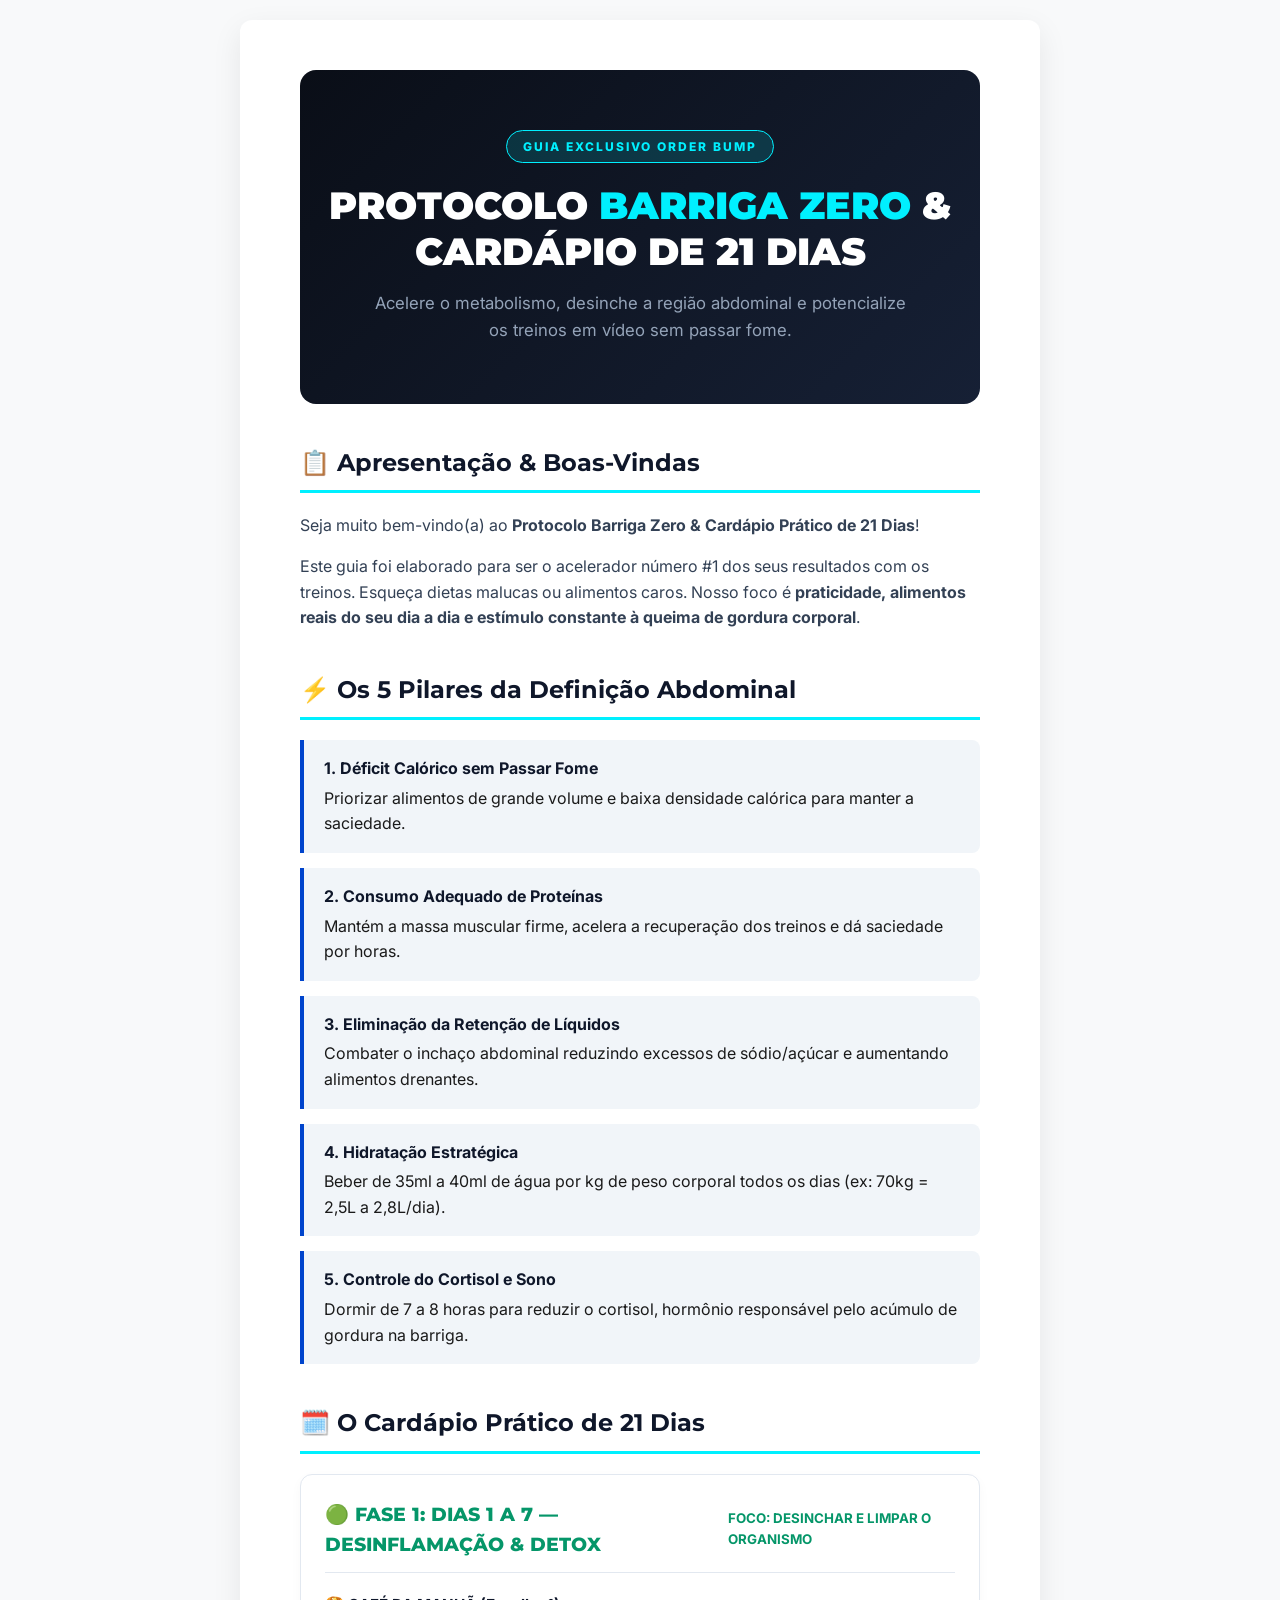
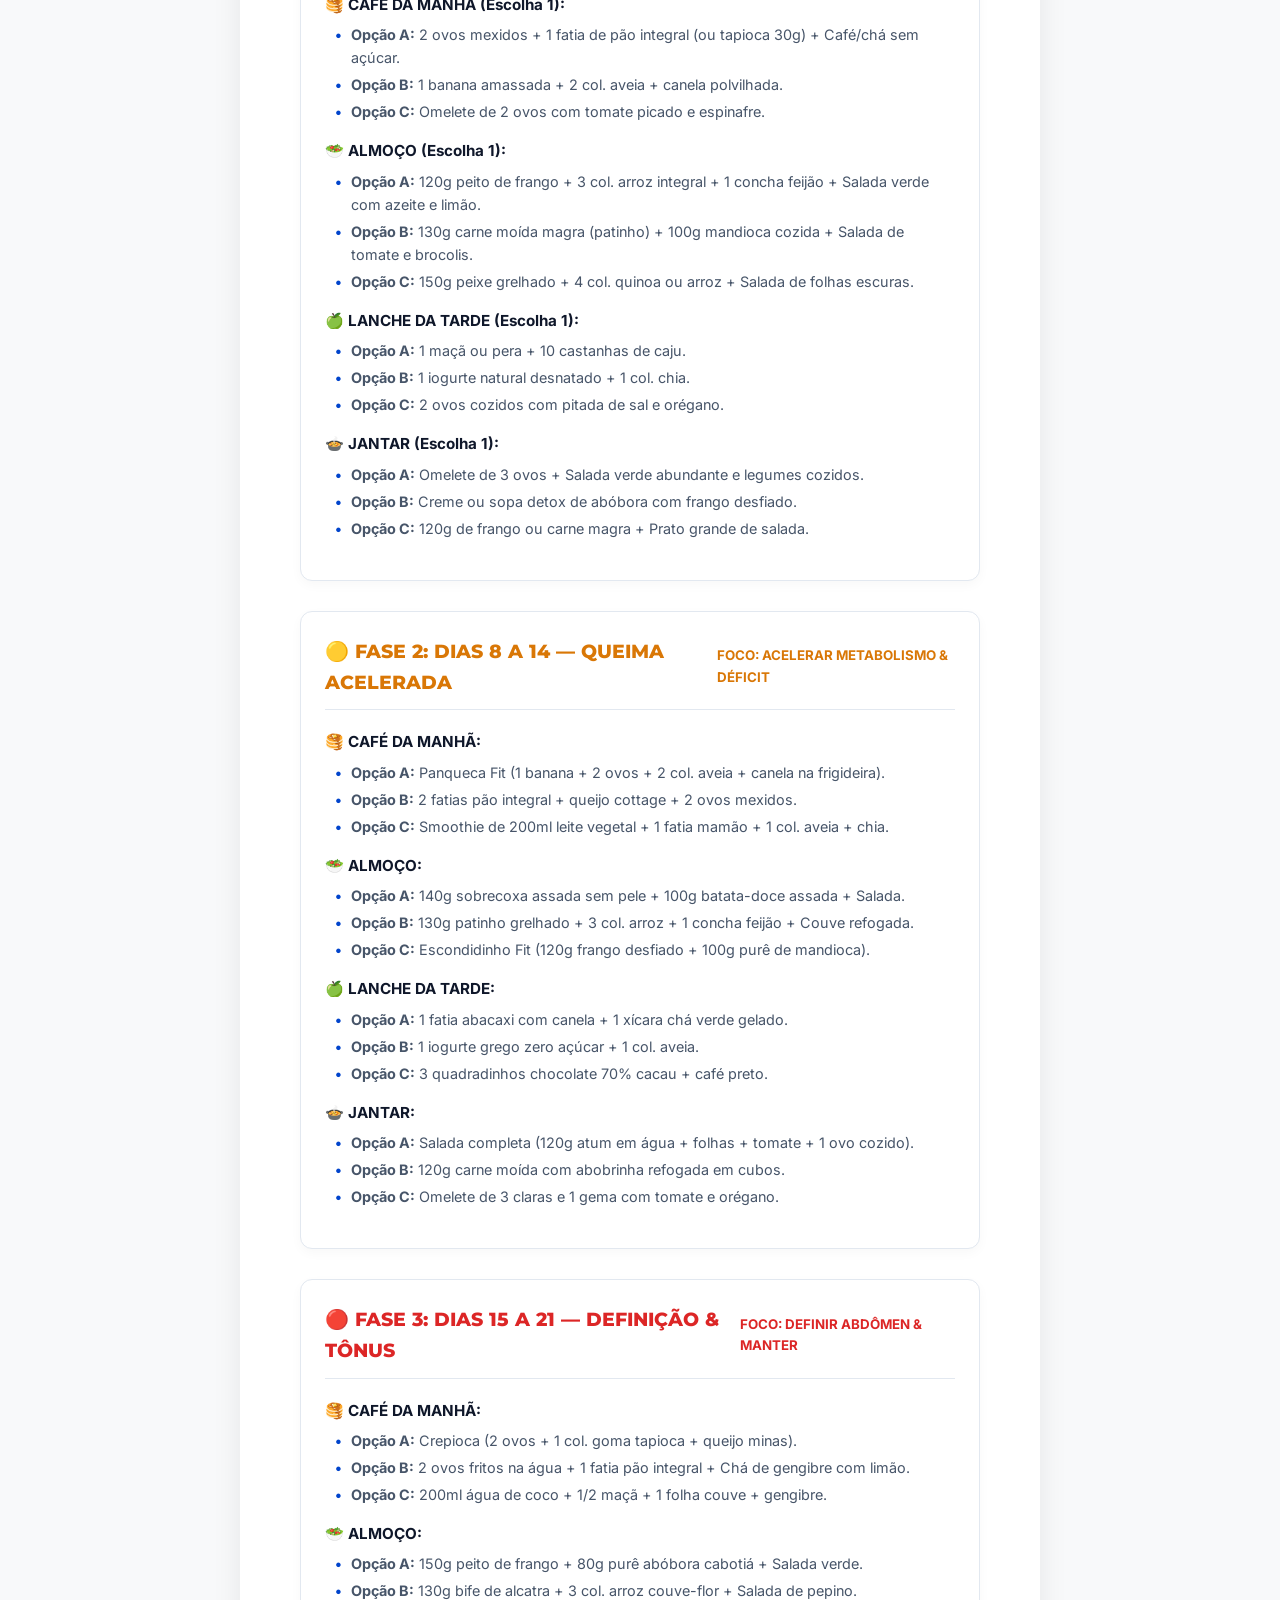
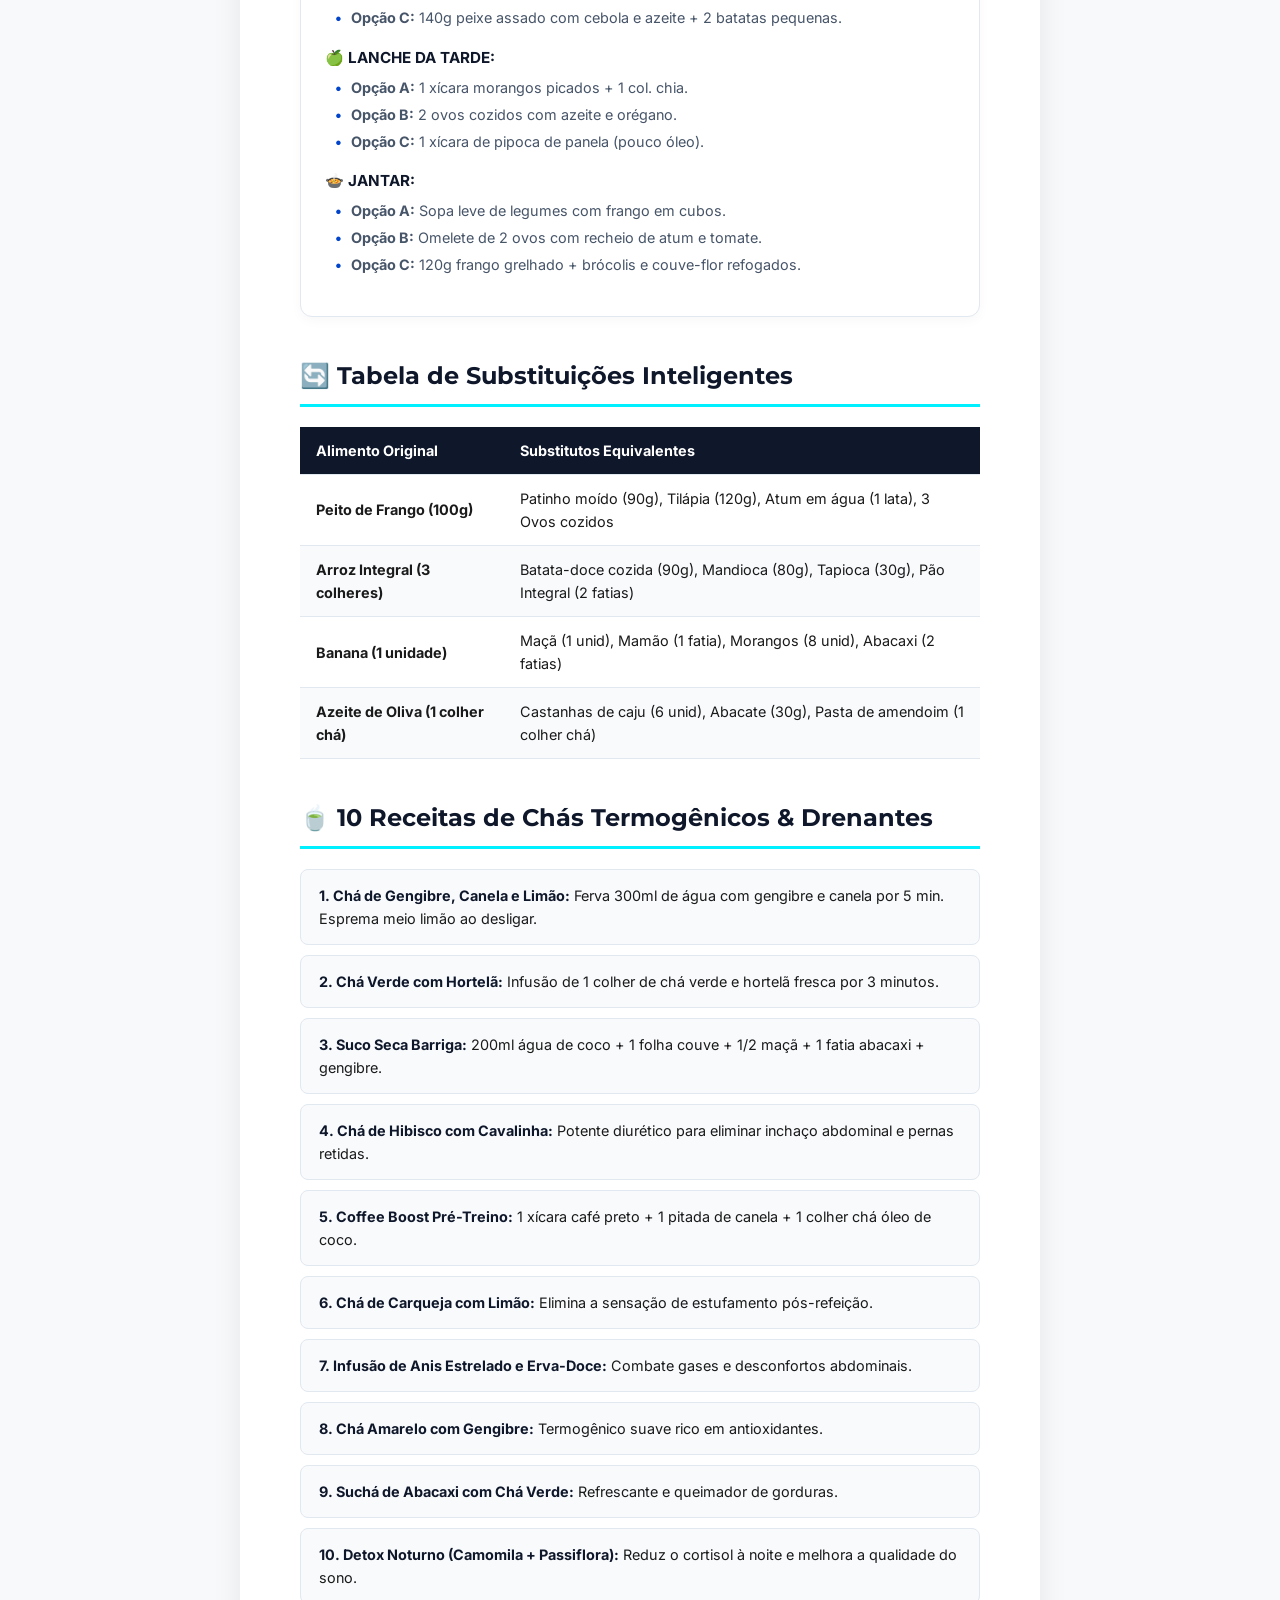
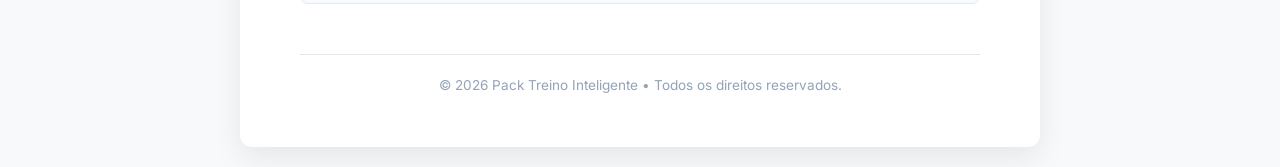
<file: assets/protocolo_barriga_zero_21_dias.html>
<!DOCTYPE html>
<html lang="pt-BR">
<head>
    <meta charset="UTF-8">
    <meta name="viewport" content="width=device-width, initial-scale=1.0">
    <title>Protocolo Barriga Zero & Cardápio Prático de 21 Dias</title>
    <link rel="preconnect" href="https://fonts.googleapis.com">
    <link rel="preconnect" href="https://fonts.gstatic.com" crossorigin>
    <link href="https://fonts.googleapis.com/css2?family=Inter:wght@400;500;600;700;800&family=Montserrat:wght@700;800;900&display=swap" rel="stylesheet">
    <style>
        :root {
            --primary: #00F0FF;
            --primary-dark: #0044CC;
            --bg-dark: #0A0E17;
            --card-bg: #111726;
            --text-main: #222222;
            --text-muted: #666666;
            --accent-green: #00E676;
            --accent-gold: #FFB300;
        }

        * {
            box-sizing: border-box;
            margin: 0;
            padding: 0;
        }

        body {
            font-family: 'Inter', sans-serif;
            color: #1a1a1a;
            background-color: #f8f9fa;
            line-height: 1.6;
            padding: 20px;
        }

        .ebook-container {
            max-width: 800px;
            margin: 0 auto;
            background: #ffffff;
            padding: 50px 60px;
            border-radius: 12px;
            box-shadow: 0 10px 30px rgba(0,0,0,0.08);
        }

        /* CAPA */
        .cover {
            text-align: center;
            padding: 60px 20px;
            background: linear-gradient(135deg, #0A0E17 0%, #162035 100%);
            color: #ffffff;
            border-radius: 16px;
            margin-bottom: 40px;
            position: relative;
            overflow: hidden;
        }

        .cover-badge {
            display: inline-block;
            background: rgba(0, 240, 255, 0.15);
            color: #00F0FF;
            border: 1px solid #00F0FF;
            font-size: 12px;
            font-weight: 800;
            letter-spacing: 2px;
            padding: 6px 16px;
            border-radius: 20px;
            text-transform: uppercase;
            margin-bottom: 20px;
        }

        .cover h1 {
            font-family: 'Montserrat', sans-serif;
            font-size: 2.4rem;
            font-weight: 900;
            line-height: 1.2;
            margin-bottom: 15px;
            color: #ffffff;
        }

        .cover h1 span {
            color: #00F0FF;
        }

        .cover p {
            font-size: 1.05rem;
            color: #94A3B8;
            max-width: 550px;
            margin: 0 auto;
        }

        /* SEÇÕES */
        h2 {
            font-family: 'Montserrat', sans-serif;
            font-size: 1.5rem;
            color: #0F172A;
            border-bottom: 3px solid #00F0FF;
            padding-bottom: 8px;
            margin-top: 40px;
            margin-bottom: 20px;
            display: flex;
            align-items: center;
            gap: 10px;
        }

        h3 {
            font-size: 1.2rem;
            color: #1E293B;
            margin-top: 25px;
            margin-bottom: 12px;
        }

        p {
            margin-bottom: 15px;
            color: #334155;
        }

        /* LISTAS E PILARES */
        .pilares-grid {
            display: grid;
            grid-template-columns: 1fr;
            gap: 15px;
            margin: 20px 0;
        }

        .pilar-card {
            background: #F1F5F9;
            border-left: 4px solid #0044CC;
            padding: 16px 20px;
            border-radius: 0 8px 8px 0;
        }

        .pilar-card strong {
            color: #0F172A;
            display: block;
            margin-bottom: 4px;
            font-size: 1rem;
        }

        /* FASES DO CARDÁPIO */
        .fase-box {
            background: #FFFFFF;
            border: 1px solid #E2E8F0;
            border-radius: 12px;
            padding: 24px;
            margin-bottom: 30px;
            box-shadow: 0 4px 12px rgba(0,0,0,0.03);
        }

        .fase-header {
            display: flex;
            align-items: center;
            justify-content: space-between;
            padding-bottom: 12px;
            border-bottom: 1px solid #E2E8F0;
            margin-bottom: 20px;
        }

        .fase-title {
            font-family: 'Montserrat', sans-serif;
            font-size: 1.2rem;
            font-weight: 800;
        }

        .fase-1 .fase-title { color: #059669; }
        .fase-2 .fase-title { color: #D97706; }
        .fase-3 .fase-title { color: #DC2626; }

        .refeicao-item {
            margin-bottom: 16px;
        }

        .refeicao-nome {
            font-weight: 700;
            font-size: 0.95rem;
            color: #0F172A;
            margin-bottom: 6px;
            display: flex;
            align-items: center;
            gap: 6px;
        }

        .refeicao-item ul {
            list-style: none;
            padding-left: 10px;
        }

        .refeicao-item li {
            font-size: 0.9rem;
            color: #475569;
            margin-bottom: 4px;
            position: relative;
            padding-left: 16px;
        }

        .refeicao-item li::before {
            content: "•";
            color: #0044CC;
            font-weight: bold;
            position: absolute;
            left: 0;
        }

        /* TABELA DE SUBSTITUIÇÕES */
        table {
            width: 100%;
            border-collapse: collapse;
            margin: 20px 0;
            font-size: 0.9rem;
        }

        th, td {
            padding: 12px 16px;
            text-align: left;
            border-bottom: 1px solid #E2E8F0;
        }

        th {
            background-color: #0F172A;
            color: #ffffff;
            font-weight: 700;
        }

        tr:nth-child(even) {
            background-color: #F8FAFC;
        }

        /* RECEITAS & CHÁS */
        .receita-card {
            background: #F8FAFC;
            border: 1px solid #E2E8F0;
            border-radius: 8px;
            padding: 14px 18px;
            margin-bottom: 10px;
            font-size: 0.9rem;
        }

        .receita-card strong {
            color: #0F172A;
        }

        /* FOOTER E IMPRESSÃO */
        .ebook-footer {
            margin-top: 50px;
            padding-top: 20px;
            border-top: 1px solid #E2E8F0;
            text-align: center;
            font-size: 0.85rem;
            color: #94A3B8;
        }

        @media print {
            body {
                background-color: #ffffff;
                padding: 0;
            }
            .ebook-container {
                box-shadow: none;
                padding: 20px;
            }
            .fase-box, .receita-card {
                page-break-inside: avoid;
            }
        }
    </style>
</head>
<body>

    <div class="ebook-container">
        
        <!-- CAPA -->
        <div class="cover">
            <span class="cover-badge">GUIA EXCLUSIVO ORDER BUMP</span>
            <h1>PROTOCOLO <span>BARRIGA ZERO</span> & CARDÁPIO DE 21 DIAS</h1>
            <p>Acelere o metabolismo, desinche a região abdominal e potencialize os treinos em vídeo sem passar fome.</p>
        </div>

        <!-- INTRODUÇÃO -->
        <h2>📋 Apresentação & Boas-Vindas</h2>
        <p>Seja muito bem-vindo(a) ao <strong>Protocolo Barriga Zero & Cardápio Prático de 21 Dias</strong>!</p>
        <p>Este guia foi elaborado para ser o acelerador número #1 dos seus resultados com os treinos. Esqueça dietas malucas ou alimentos caros. Nosso foco é <strong>praticidade, alimentos reais do seu dia a dia e estímulo constante à queima de gordura corporal</strong>.</p>

        <!-- PILARES -->
        <h2>⚡ Os 5 Pilares da Definição Abdominal</h2>
        <div class="pilares-grid">
            <div class="pilar-card">
                <strong>1. Déficit Calórico sem Passar Fome</strong>
                Priorizar alimentos de grande volume e baixa densidade calórica para manter a saciedade.
            </div>
            <div class="pilar-card">
                <strong>2. Consumo Adequado de Proteínas</strong>
                Mantém a massa muscular firme, acelera a recuperação dos treinos e dá saciedade por horas.
            </div>
            <div class="pilar-card">
                <strong>3. Eliminação da Retenção de Líquidos</strong>
                Combater o inchaço abdominal reduzindo excessos de sódio/açúcar e aumentando alimentos drenantes.
            </div>
            <div class="pilar-card">
                <strong>4. Hidratação Estratégica</strong>
                Beber de 35ml a 40ml de água por kg de peso corporal todos os dias (ex: 70kg = 2,5L a 2,8L/dia).
            </div>
            <div class="pilar-card">
                <strong>5. Controle do Cortisol e Sono</strong>
                Dormir de 7 a 8 horas para reduzir o cortisol, hormônio responsável pelo acúmulo de gordura na barriga.
            </div>
        </div>

        <!-- CARDÁPIO DE 21 DIAS -->
        <h2>🗓️ O Cardápio Prático de 21 Dias</h2>

        <!-- FASE 1 -->
        <div class="fase-box fase-1">
            <div class="fase-header">
                <div class="fase-title">🟢 FASE 1: DIAS 1 A 7 — DESINFLAMAÇÃO & DETOX</div>
                <small style="color:#059669; font-weight:700;">FOCO: DESINCHAR E LIMPAR O ORGANISMO</small>
            </div>

            <div class="refeicao-item">
                <div class="refeicao-nome">🥞 CAFÉ DA MANHÃ (Escolha 1):</div>
                <ul>
                    <li><strong>Opção A:</strong> 2 ovos mexidos + 1 fatia de pão integral (ou tapioca 30g) + Café/chá sem açúcar.</li>
                    <li><strong>Opção B:</strong> 1 banana amassada + 2 col. aveia + canela polvilhada.</li>
                    <li><strong>Opção C:</strong> Omelete de 2 ovos com tomate picado e espinafre.</li>
                </ul>
            </div>

            <div class="refeicao-item">
                <div class="refeicao-nome">🥗 ALMOÇO (Escolha 1):</div>
                <ul>
                    <li><strong>Opção A:</strong> 120g peito de frango + 3 col. arroz integral + 1 concha feijão + Salada verde com azeite e limão.</li>
                    <li><strong>Opção B:</strong> 130g carne moída magra (patinho) + 100g mandioca cozida + Salada de tomate e brocolis.</li>
                    <li><strong>Opção C:</strong> 150g peixe grelhado + 4 col. quinoa ou arroz + Salada de folhas escuras.</li>
                </ul>
            </div>

            <div class="refeicao-item">
                <div class="refeicao-nome">🍏 LANCHE DA TARDE (Escolha 1):</div>
                <ul>
                    <li><strong>Opção A:</strong> 1 maçã ou pera + 10 castanhas de caju.</li>
                    <li><strong>Opção B:</strong> 1 iogurte natural desnatado + 1 col. chia.</li>
                    <li><strong>Opção C:</strong> 2 ovos cozidos com pitada de sal e orégano.</li>
                </ul>
            </div>

            <div class="refeicao-item">
                <div class="refeicao-nome">🍲 JANTAR (Escolha 1):</div>
                <ul>
                    <li><strong>Opção A:</strong> Omelete de 3 ovos + Salada verde abundante e legumes cozidos.</li>
                    <li><strong>Opção B:</strong> Creme ou sopa detox de abóbora com frango desfiado.</li>
                    <li><strong>Opção C:</strong> 120g de frango ou carne magra + Prato grande de salada.</li>
                </ul>
            </div>
        </div>

        <!-- FASE 2 -->
        <div class="fase-box fase-2">
            <div class="fase-header">
                <div class="fase-title">🟡 FASE 2: DIAS 8 A 14 — QUEIMA ACELERADA</div>
                <small style="color:#D97706; font-weight:700;">FOCO: ACELERAR METABOLISMO & DÉFICIT</small>
            </div>

            <div class="refeicao-item">
                <div class="refeicao-nome">🥞 CAFÉ DA MANHÃ:</div>
                <ul>
                    <li><strong>Opção A:</strong> Panqueca Fit (1 banana + 2 ovos + 2 col. aveia + canela na frigideira).</li>
                    <li><strong>Opção B:</strong> 2 fatias pão integral + queijo cottage + 2 ovos mexidos.</li>
                    <li><strong>Opção C:</strong> Smoothie de 200ml leite vegetal + 1 fatia mamão + 1 col. aveia + chia.</li>
                </ul>
            </div>

            <div class="refeicao-item">
                <div class="refeicao-nome">🥗 ALMOÇO:</div>
                <ul>
                    <li><strong>Opção A:</strong> 140g sobrecoxa assada sem pele + 100g batata-doce assada + Salada.</li>
                    <li><strong>Opção B:</strong> 130g patinho grelhado + 3 col. arroz + 1 concha feijão + Couve refogada.</li>
                    <li><strong>Opção C:</strong> Escondidinho Fit (120g frango desfiado + 100g purê de mandioca).</li>
                </ul>
            </div>

            <div class="refeicao-item">
                <div class="refeicao-nome">🍏 LANCHE DA TARDE:</div>
                <ul>
                    <li><strong>Opção A:</strong> 1 fatia abacaxi com canela + 1 xícara chá verde gelado.</li>
                    <li><strong>Opção B:</strong> 1 iogurte grego zero açúcar + 1 col. aveia.</li>
                    <li><strong>Opção C:</strong> 3 quadradinhos chocolate 70% cacau + café preto.</li>
                </ul>
            </div>

            <div class="refeicao-item">
                <div class="refeicao-nome">🍲 JANTAR:</div>
                <ul>
                    <li><strong>Opção A:</strong> Salada completa (120g atum em água + folhas + tomate + 1 ovo cozido).</li>
                    <li><strong>Opção B:</strong> 120g carne moída com abobrinha refogada em cubos.</li>
                    <li><strong>Opção C:</strong> Omelete de 3 claras e 1 gema com tomate e orégano.</li>
                </ul>
            </div>
        </div>

        <!-- FASE 3 -->
        <div class="fase-box fase-3">
            <div class="fase-header">
                <div class="fase-title">🔴 FASE 3: DIAS 15 A 21 — DEFINIÇÃO & TÔNUS</div>
                <small style="color:#DC2626; font-weight:700;">FOCO: DEFINIR ABDÔMEN & MANTER</small>
            </div>

            <div class="refeicao-item">
                <div class="refeicao-nome">🥞 CAFÉ DA MANHÃ:</div>
                <ul>
                    <li><strong>Opção A:</strong> Crepioca (2 ovos + 1 col. goma tapioca + queijo minas).</li>
                    <li><strong>Opção B:</strong> 2 ovos fritos na água + 1 fatia pão integral + Chá de gengibre com limão.</li>
                    <li><strong>Opção C:</strong> 200ml água de coco + 1/2 maçã + 1 folha couve + gengibre.</li>
                </ul>
            </div>

            <div class="refeicao-item">
                <div class="refeicao-nome">🥗 ALMOÇO:</div>
                <ul>
                    <li><strong>Opção A:</strong> 150g peito de frango + 80g purê abóbora cabotiá + Salada verde.</li>
                    <li><strong>Opção B:</strong> 130g bife de alcatra + 3 col. arroz couve-flor + Salada de pepino.</li>
                    <li><strong>Opção C:</strong> 140g peixe assado com cebola e azeite + 2 batatas pequenas.</li>
                </ul>
            </div>

            <div class="refeicao-item">
                <div class="refeicao-nome">🍏 LANCHE DA TARDE:</div>
                <ul>
                    <li><strong>Opção A:</strong> 1 xícara morangos picados + 1 col. chia.</li>
                    <li><strong>Opção B:</strong> 2 ovos cozidos com azeite e orégano.</li>
                    <li><strong>Opção C:</strong> 1 xícara de pipoca de panela (pouco óleo).</li>
                </ul>
            </div>

            <div class="refeicao-item">
                <div class="refeicao-nome">🍲 JANTAR:</div>
                <ul>
                    <li><strong>Opção A:</strong> Sopa leve de legumes com frango em cubos.</li>
                    <li><strong>Opção B:</strong> Omelete de 2 ovos com recheio de atum e tomate.</li>
                    <li><strong>Opção C:</strong> 120g frango grelhado + brócolis e couve-flor refogados.</li>
                </ul>
            </div>
        </div>

        <!-- TABELA DE SUBSTITUIÇÕES -->
        <h2>🔄 Tabela de Substituições Inteligentes</h2>
        <table>
            <thead>
                <tr>
                    <th>Alimento Original</th>
                    <th>Substitutos Equivalentes</th>
                </tr>
            </thead>
            <tbody>
                <tr>
                    <td><strong>Peito de Frango (100g)</strong></td>
                    <td>Patinho moído (90g), Tilápia (120g), Atum em água (1 lata), 3 Ovos cozidos</td>
                </tr>
                <tr>
                    <td><strong>Arroz Integral (3 colheres)</strong></td>
                    <td>Batata-doce cozida (90g), Mandioca (80g), Tapioca (30g), Pão Integral (2 fatias)</td>
                </tr>
                <tr>
                    <td><strong>Banana (1 unidade)</strong></td>
                    <td>Maçã (1 unid), Mamão (1 fatia), Morangos (8 unid), Abacaxi (2 fatias)</td>
                </tr>
                <tr>
                    <td><strong>Azeite de Oliva (1 colher chá)</strong></td>
                    <td>Castanhas de caju (6 unid), Abacate (30g), Pasta de amendoim (1 colher chá)</td>
                </tr>
            </tbody>
        </table>

        <!-- CHÁS & BEBIDAS -->
        <h2>🍵 10 Receitas de Chás Termogênicos & Drenantes</h2>
        <div class="receita-card"><strong>1. Chá de Gengibre, Canela e Limão:</strong> Ferva 300ml de água com gengibre e canela por 5 min. Esprema meio limão ao desligar.</div>
        <div class="receita-card"><strong>2. Chá Verde com Hortelã:</strong> Infusão de 1 colher de chá verde e hortelã fresca por 3 minutos.</div>
        <div class="receita-card"><strong>3. Suco Seca Barriga:</strong> 200ml água de coco + 1 folha couve + 1/2 maçã + 1 fatia abacaxi + gengibre.</div>
        <div class="receita-card"><strong>4. Chá de Hibisco com Cavalinha:</strong> Potente diurético para eliminar inchaço abdominal e pernas retidas.</div>
        <div class="receita-card"><strong>5. Coffee Boost Pré-Treino:</strong> 1 xícara café preto + 1 pitada de canela + 1 colher chá óleo de coco.</div>
        <div class="receita-card"><strong>6. Chá de Carqueja com Limão:</strong> Elimina a sensação de estufamento pós-refeição.</div>
        <div class="receita-card"><strong>7. Infusão de Anis Estrelado e Erva-Doce:</strong> Combate gases e desconfortos abdominais.</div>
        <div class="receita-card"><strong>8. Chá Amarelo com Gengibre:</strong> Termogênico suave rico em antioxidantes.</div>
        <div class="receita-card"><strong>9. Suchá de Abacaxi com Chá Verde:</strong> Refrescante e queimador de gorduras.</div>
        <div class="receita-card"><strong>10. Detox Noturno (Camomila + Passiflora):</strong> Reduz o cortisol à noite e melhora a qualidade do sono.</div>

        <div class="ebook-footer">
            &copy; 2026 Pack Treino Inteligente • Todos os direitos reservados.
        </div>

    </div>

</body>
</html>
</file>
